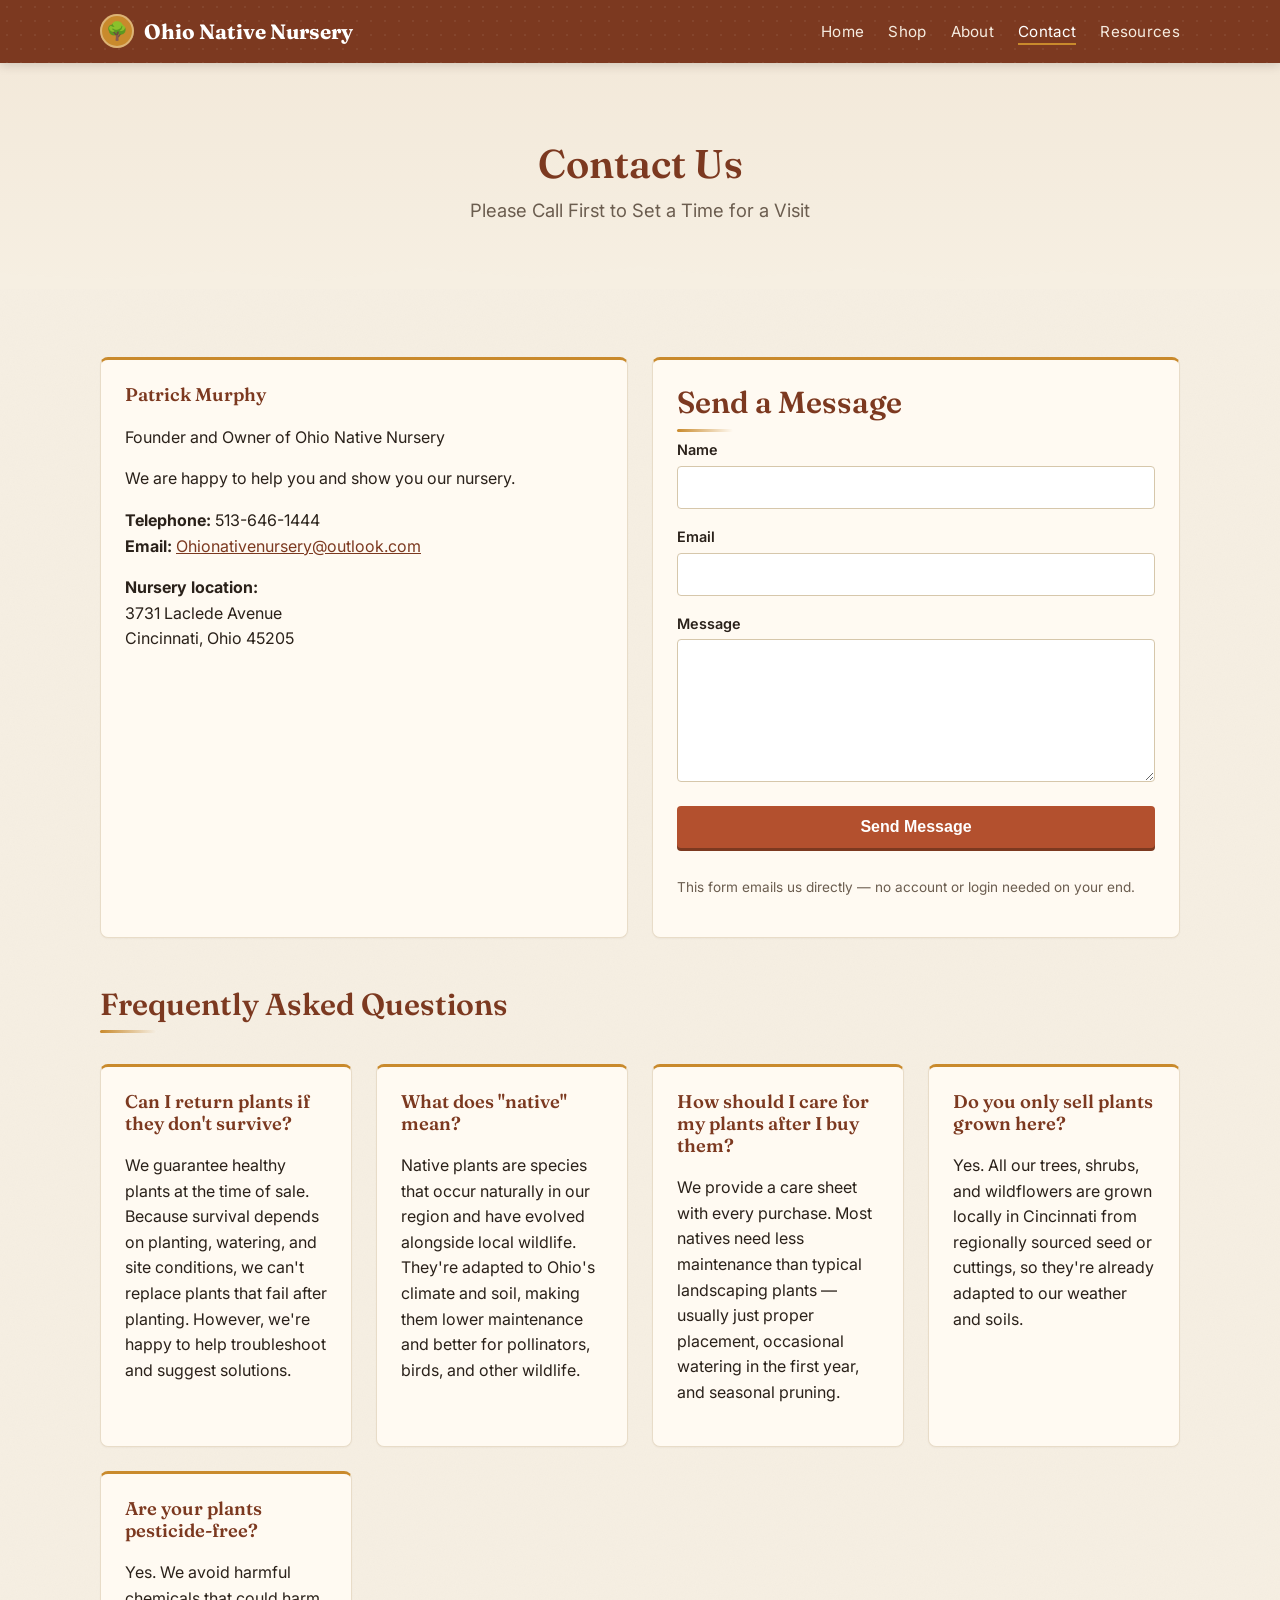
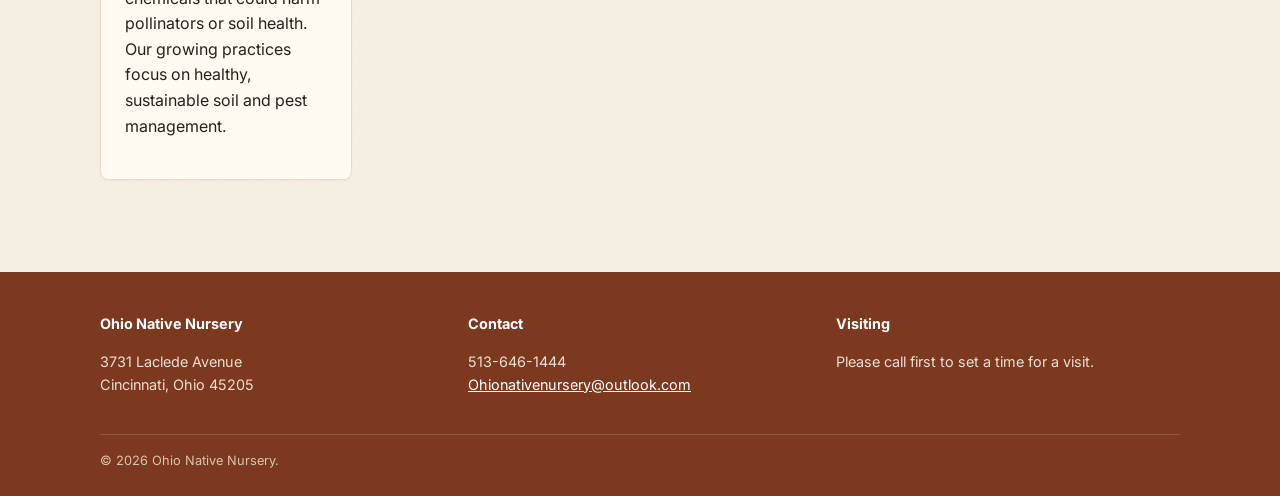
<file: contact/index.html>
<!DOCTYPE html>
<html lang="en">
<head>
<meta charset="UTF-8">
<meta name="viewport" content="width=device-width, initial-scale=1.0">
<title>Contact Us | Ohio Native Nursery</title>
<meta name="description" content="Contact Ohio Native Nursery — call ahead to set a time for a visit to our Cincinnati, Ohio nursery.">
<link rel="canonical" href="https://ohionativenursery.com/contact/">
<link rel="preconnect" href="https://fonts.googleapis.com">
<link rel="preconnect" href="https://fonts.gstatic.com" crossorigin>
<link href="https://fonts.googleapis.com/css2?family=Fraunces:ital,wght@0,600;0,700;1,500&family=Inter:wght@400;500;600;700&display=swap" rel="stylesheet">
<link rel="stylesheet" href="/css/styles.css?v=2">
</head>
<body>
<header class="site-header">
  <div class="container">
    <a class="brand" href="/">
      <span class="brand-mark" aria-hidden="true">🌳</span>
      Ohio Native Nursery
    </a>
    <nav class="main-nav" aria-label="Primary">
      <ul>
        <li><a href="/">Home</a></li>
        <li><a href="/services/">Shop</a></li>
        <li><a href="/about/">About</a></li>
        <li><a href="/contact/" aria-current="page">Contact</a></li>
        <li><a href="/resources/">Resources</a></li>
      </ul>
    </nav>
  </div>
</header>

<main>
  <section class="hero">
    <div class="container">
      <h1>Contact Us</h1>
      <p class="tagline">Please Call First to Set a Time for a Visit</p>
    </div>
  </section>

  <section class="section">
    <div class="container">
      <div class="grid">
        <div class="card">
          <h3>Patrick Murphy</h3>
          <p>Founder and Owner of Ohio Native Nursery</p>
          <p>We are happy to help you and show you our nursery.</p>
          <p><strong>Telephone:</strong> 513-646-1444<br>
             <strong>Email:</strong> <a href="mailto:Ohionativenursery@outlook.com">Ohionativenursery@outlook.com</a></p>
          <p><strong>Nursery location:</strong><br>3731 Laclede Avenue<br>Cincinnati, Ohio 45205</p>
        </div>
        <div class="card">
          <h2 style="margin-top:0;">Send a Message</h2>
          <form class="contact-form" action="/contact.php" method="POST">
            <div>
              <label for="name">Name</label>
              <input type="text" id="name" name="name" required>
            </div>
            <div>
              <label for="email">Email</label>
              <input type="email" id="email" name="email" required>
            </div>
            <div>
              <label for="message">Message</label>
              <textarea id="message" name="message" rows="6" required></textarea>
            </div>
            <div style="position:absolute; left:-9999px;" aria-hidden="true">
              <label for="website">Leave this field blank</label>
              <input type="text" id="website" name="website" tabindex="-1" autocomplete="off">
            </div>
            <button class="button" type="submit">Send Message</button>
            <p class="form-note">This form emails us directly — no account or login needed on your end.</p>
          </form>
        </div>
      </div>

      <h2 style="margin-top:3rem;">Frequently Asked Questions</h2>
      <div class="grid">
        <div class="card">
          <h3>Can I return plants if they don't survive?</h3>
          <p>We guarantee healthy plants at the time of sale. Because survival depends on planting, watering, and site conditions, we can't replace plants that fail after planting. However, we're happy to help troubleshoot and suggest solutions.</p>
        </div>
        <div class="card">
          <h3>What does "native" mean?</h3>
          <p>Native plants are species that occur naturally in our region and have evolved alongside local wildlife. They're adapted to Ohio's climate and soil, making them lower maintenance and better for pollinators, birds, and other wildlife.</p>
        </div>
        <div class="card">
          <h3>How should I care for my plants after I buy them?</h3>
          <p>We provide a care sheet with every purchase. Most natives need less maintenance than typical landscaping plants — usually just proper placement, occasional watering in the first year, and seasonal pruning.</p>
        </div>
        <div class="card">
          <h3>Do you only sell plants grown here?</h3>
          <p>Yes. All our trees, shrubs, and wildflowers are grown locally in Cincinnati from regionally sourced seed or cuttings, so they're already adapted to our weather and soils.</p>
        </div>
        <div class="card">
          <h3>Are your plants pesticide-free?</h3>
          <p>Yes. We avoid harmful chemicals that could harm pollinators or soil health. Our growing practices focus on healthy, sustainable soil and pest management.</p>
        </div>
      </div>
    </div>
  </section>
</main>

<footer class="site-footer">
  <div class="container">
    <div class="footer-grid">
      <div>
        <strong>Ohio Native Nursery</strong>
        <p>3731 Laclede Avenue<br>Cincinnati, Ohio 45205</p>
      </div>
      <div>
        <strong>Contact</strong>
        <p>513-646-1444<br><a href="mailto:Ohionativenursery@outlook.com">Ohionativenursery@outlook.com</a></p>
      </div>
      <div>
        <strong>Visiting</strong>
        <p>Please call first to set a time for a visit.</p>
      </div>
    </div>
    <div class="footer-bottom">
      &copy; <span id="year"></span> Ohio Native Nursery.
    </div>
  </div>
</footer>
<script>document.getElementById('year').textContent = new Date().getFullYear();</script>
</body>
</html>
</file>
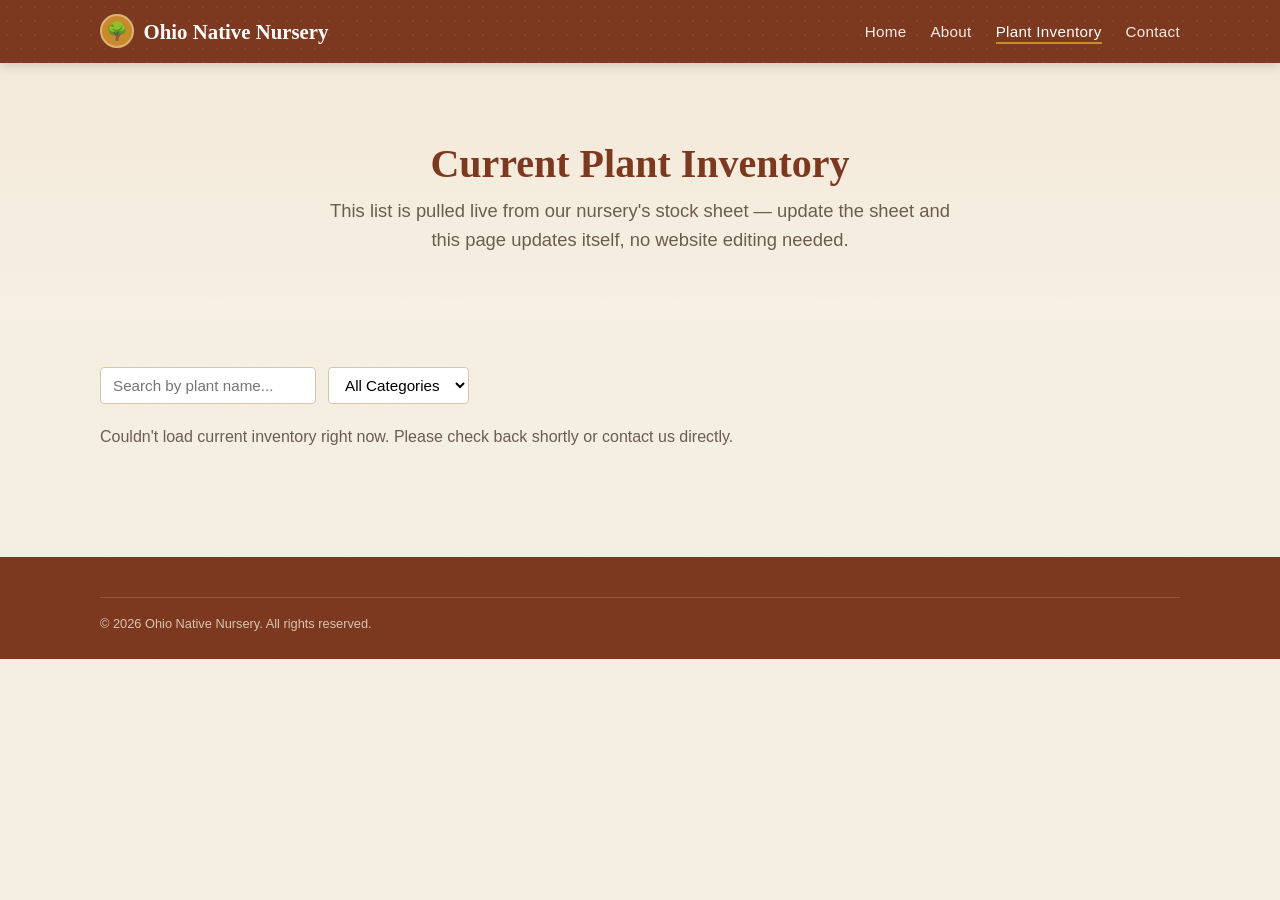
<file: plants/index.html>
<!DOCTYPE html>
<html lang="en">
<head>
<meta charset="UTF-8">
<meta name="viewport" content="width=device-width, initial-scale=1.0">
<title>Plant Inventory | Ohio Native Nursery</title>
<meta name="description" content="Current availability and pricing for native Ohio trees, shrubs, and wildflowers at Ohio Native Nursery.">
<link rel="canonical" href="https://ohionativenursery.com/plants/">
<link rel="stylesheet" href="/css/styles.css">
</head>
<body>
<header class="site-header">
  <div class="container">
    <a class="brand" href="/">
      <span class="brand-mark" aria-hidden="true">🌳</span>
      Ohio Native Nursery
    </a>
    <nav class="main-nav" aria-label="Primary">
      <ul>
        <li><a href="/">Home</a></li>
        <li><a href="/about/">About</a></li>
        <li><a href="/plants/" aria-current="page">Plant Inventory</a></li>
        <li><a href="/contact/">Contact</a></li>
      </ul>
    </nav>
  </div>
</header>

<main>
  <section class="hero">
    <div class="container">
      <h1>Current Plant Inventory</h1>
      <p class="tagline">This list is pulled live from our nursery's stock sheet — update the sheet and this page updates itself, no website editing needed.</p>
    </div>
  </section>

  <section class="section">
    <div class="container">
      <div class="inventory-controls">
        <input type="search" id="inventory-search" placeholder="Search by plant name..." aria-label="Search plants">
        <select id="category-filter" aria-label="Filter by category">
          <option value="">All Categories</option>
        </select>
      </div>

      <p class="inventory-status" id="inventory-status">Loading current inventory&hellip;</p>

      <div style="overflow-x:auto;">
        <table class="inventory-table" id="inventory-table" hidden>
          <caption>Availability and pricing change with the season — call or email to confirm before visiting for a specific plant.</caption>
          <thead>
            <tr>
              <th scope="col">Common Name</th>
              <th scope="col">Scientific Name</th>
              <th scope="col">Category</th>
              <th scope="col">Size</th>
              <th scope="col">Price</th>
              <th scope="col">Availability</th>
            </tr>
          </thead>
          <tbody id="inventory-body"></tbody>
        </table>
      </div>
    </div>
  </section>
</main>

<footer class="site-footer">
  <div class="container">
    <div class="footer-bottom">&copy; <span id="year"></span> Ohio Native Nursery. All rights reserved.</div>
  </div>
</footer>
<script>document.getElementById('year').textContent = new Date().getFullYear();</script>
<script src="/js/inventory.js"></script>
</body>
</html>
</file>
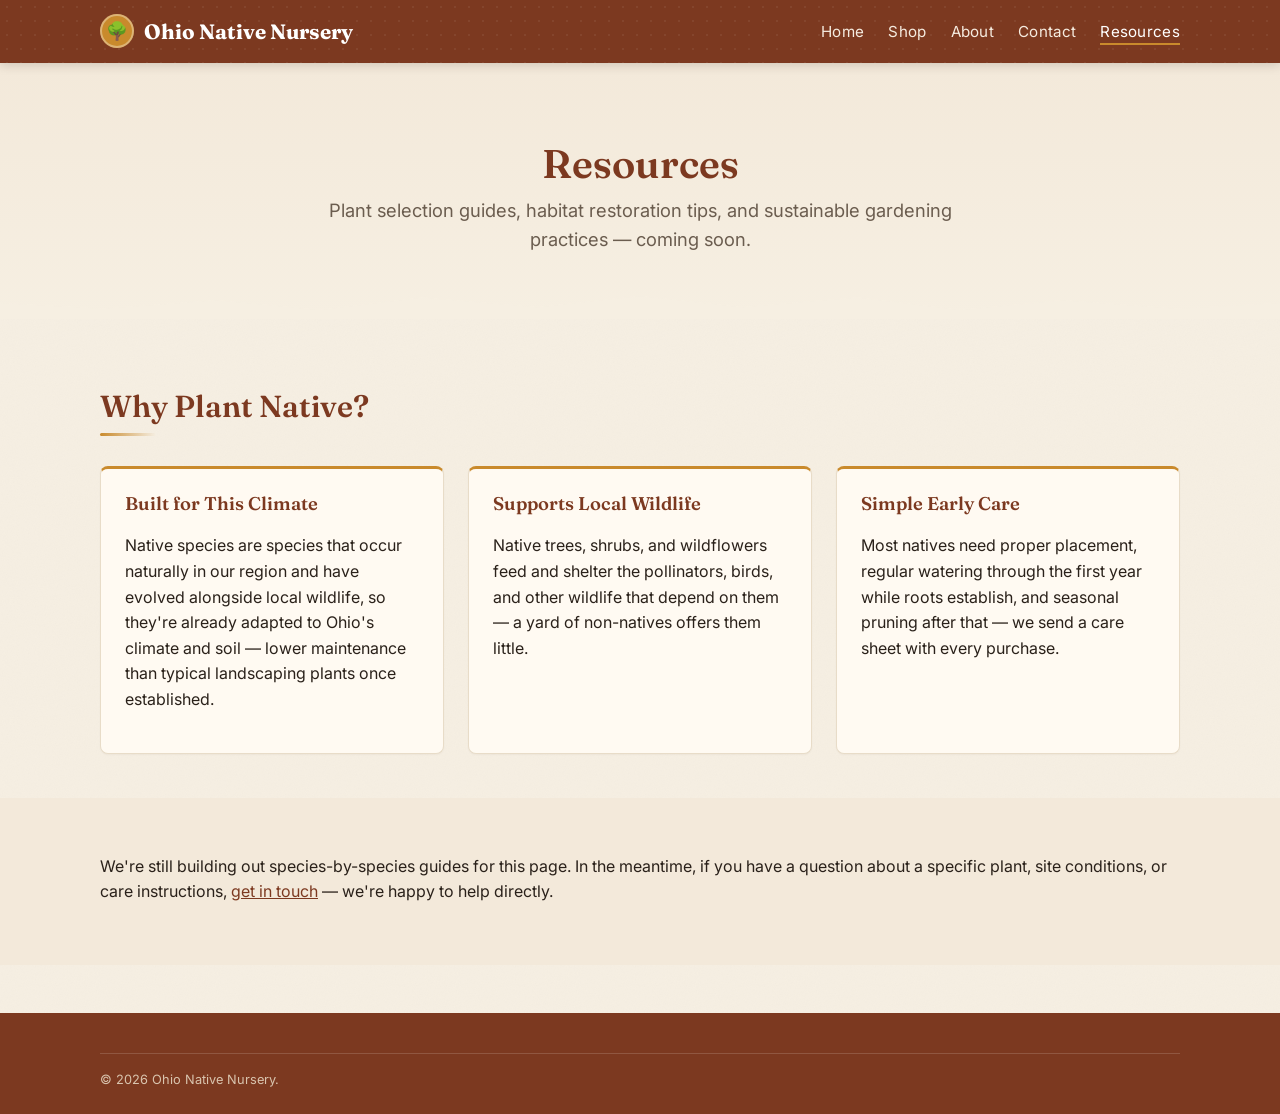
<file: resources/index.html>
<!DOCTYPE html>
<html lang="en">
<head>
<meta charset="UTF-8">
<meta name="viewport" content="width=device-width, initial-scale=1.0">
<title>Resources | Ohio Native Nursery</title>
<meta name="description" content="Native plant selection guides, habitat restoration tips, and sustainable gardening resources from Ohio Native Nursery.">
<link rel="canonical" href="https://ohionativenursery.com/resources/">
<link rel="preconnect" href="https://fonts.googleapis.com">
<link rel="preconnect" href="https://fonts.gstatic.com" crossorigin>
<link href="https://fonts.googleapis.com/css2?family=Fraunces:ital,wght@0,600;0,700;1,500&family=Inter:wght@400;500;600;700&display=swap" rel="stylesheet">
<link rel="stylesheet" href="/css/styles.css?v=2">
</head>
<body>
<!-- This page was linked from the old site's navigation but had no content in the WordPress export. Kept as a placeholder so the nav link doesn't 404 — replace with real content when ready. -->
<header class="site-header">
  <div class="container">
    <a class="brand" href="/">
      <span class="brand-mark" aria-hidden="true">🌳</span>
      Ohio Native Nursery
    </a>
    <nav class="main-nav" aria-label="Primary">
      <ul>
        <li><a href="/">Home</a></li>
        <li><a href="/services/">Shop</a></li>
        <li><a href="/about/">About</a></li>
        <li><a href="/contact/">Contact</a></li>
        <li><a href="/resources/" aria-current="page">Resources</a></li>
      </ul>
    </nav>
  </div>
</header>

<main>
  <section class="hero">
    <div class="container">
      <h1>Resources</h1>
      <p class="tagline">Plant selection guides, habitat restoration tips, and sustainable gardening practices — coming soon.</p>
    </div>
  </section>

  <section class="section">
    <div class="container">
      <h2>Why Plant Native?</h2>
      <div class="grid">
        <div class="card">
          <h3>Built for This Climate</h3>
          <p>Native species are species that occur naturally in our region and have evolved alongside local wildlife, so they're already adapted to Ohio's climate and soil — lower maintenance than typical landscaping plants once established.</p>
        </div>
        <div class="card">
          <h3>Supports Local Wildlife</h3>
          <p>Native trees, shrubs, and wildflowers feed and shelter the pollinators, birds, and other wildlife that depend on them — a yard of non-natives offers them little.</p>
        </div>
        <div class="card">
          <h3>Simple Early Care</h3>
          <p>Most natives need proper placement, regular watering through the first year while roots establish, and seasonal pruning after that — we send a care sheet with every purchase.</p>
        </div>
      </div>
    </div>
  </section>

  <section class="section alt">
    <div class="container">
      <p>We're still building out species-by-species guides for this page. In the meantime, if you have a question about a specific plant, site conditions, or care instructions, <a href="/contact/">get in touch</a> — we're happy to help directly.</p>
    </div>
  </section>
</main>

<footer class="site-footer">
  <div class="container">
    <div class="footer-bottom">&copy; <span id="year"></span> Ohio Native Nursery.</div>
  </div>
</footer>
<script>document.getElementById('year').textContent = new Date().getFullYear();</script>
</body>
</html>
</file>
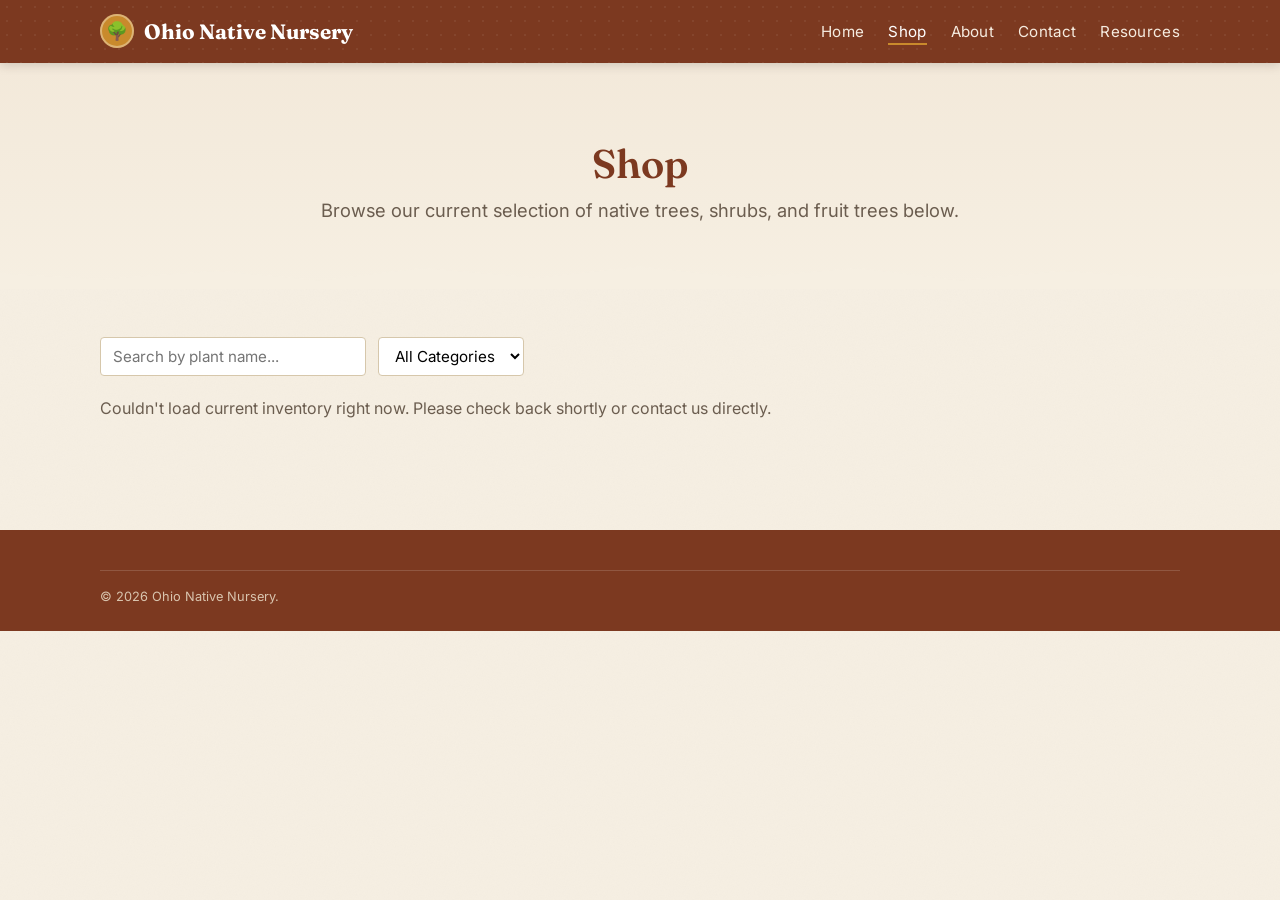
<file: services/index.html>
<!DOCTYPE html>
<html lang="en">
<head>
<meta charset="UTF-8">
<meta name="viewport" content="width=device-width, initial-scale=1.0">
<title>Shop | Ohio Native Nursery</title>
<meta name="description" content="Current availability and pricing for native Ohio trees, shrubs, fruit trees, and wildflowers at Ohio Native Nursery.">
<link rel="canonical" href="https://ohionativenursery.com/services/">
<link rel="preconnect" href="https://fonts.googleapis.com">
<link rel="preconnect" href="https://fonts.gstatic.com" crossorigin>
<link href="https://fonts.googleapis.com/css2?family=Fraunces:ital,wght@0,600;0,700;1,500&family=Inter:wght@400;500;600;700&display=swap" rel="stylesheet">
<link rel="stylesheet" href="/css/styles.css?v=2">
</head>
<body>
<header class="site-header">
  <div class="container">
    <a class="brand" href="/">
      <span class="brand-mark" aria-hidden="true">🌳</span>
      Ohio Native Nursery
    </a>
    <nav class="main-nav" aria-label="Primary">
      <ul>
        <li><a href="/">Home</a></li>
        <li><a href="/services/" aria-current="page">Shop</a></li>
        <li><a href="/about/">About</a></li>
        <li><a href="/contact/">Contact</a></li>
        <li><a href="/resources/">Resources</a></li>
      </ul>
    </nav>
  </div>
</header>

<main>
  <section class="hero">
    <div class="container">
      <h1>Shop</h1>
      <p class="tagline">Browse our current selection of native trees, shrubs, and fruit trees below.</p>
    </div>
  </section>

  <section class="section">
    <div class="container">
      <div class="inventory-controls">
        <input type="search" id="inventory-search" placeholder="Search by plant name..." aria-label="Search plants">
        <select id="category-filter" aria-label="Filter by category">
          <option value="">All Categories</option>
        </select>
      </div>

      <p class="inventory-status" id="inventory-status">Loading current inventory&hellip;</p>

      <div style="overflow-x:auto;">
        <table class="inventory-table" id="inventory-table" hidden>
          <caption>Availability and pricing change with the season — call or email to confirm before visiting for a specific plant.</caption>
          <thead>
            <tr>
              <th scope="col">Common Name</th>
              <th scope="col">Scientific Name</th>
              <th scope="col">Category</th>
              <th scope="col">Size</th>
              <th scope="col">Price</th>
              <th scope="col">Quantity</th>
              <th scope="col">Notes</th>
            </tr>
          </thead>
          <tbody id="inventory-body"></tbody>
        </table>
      </div>
    </div>
  </section>
</main>

<footer class="site-footer">
  <div class="container">
    <div class="footer-bottom">&copy; <span id="year"></span> Ohio Native Nursery.</div>
  </div>
</footer>
<script>document.getElementById('year').textContent = new Date().getFullYear();</script>
<script src="/js/inventory.js?v=2"></script>
</body>
</html>
</file>
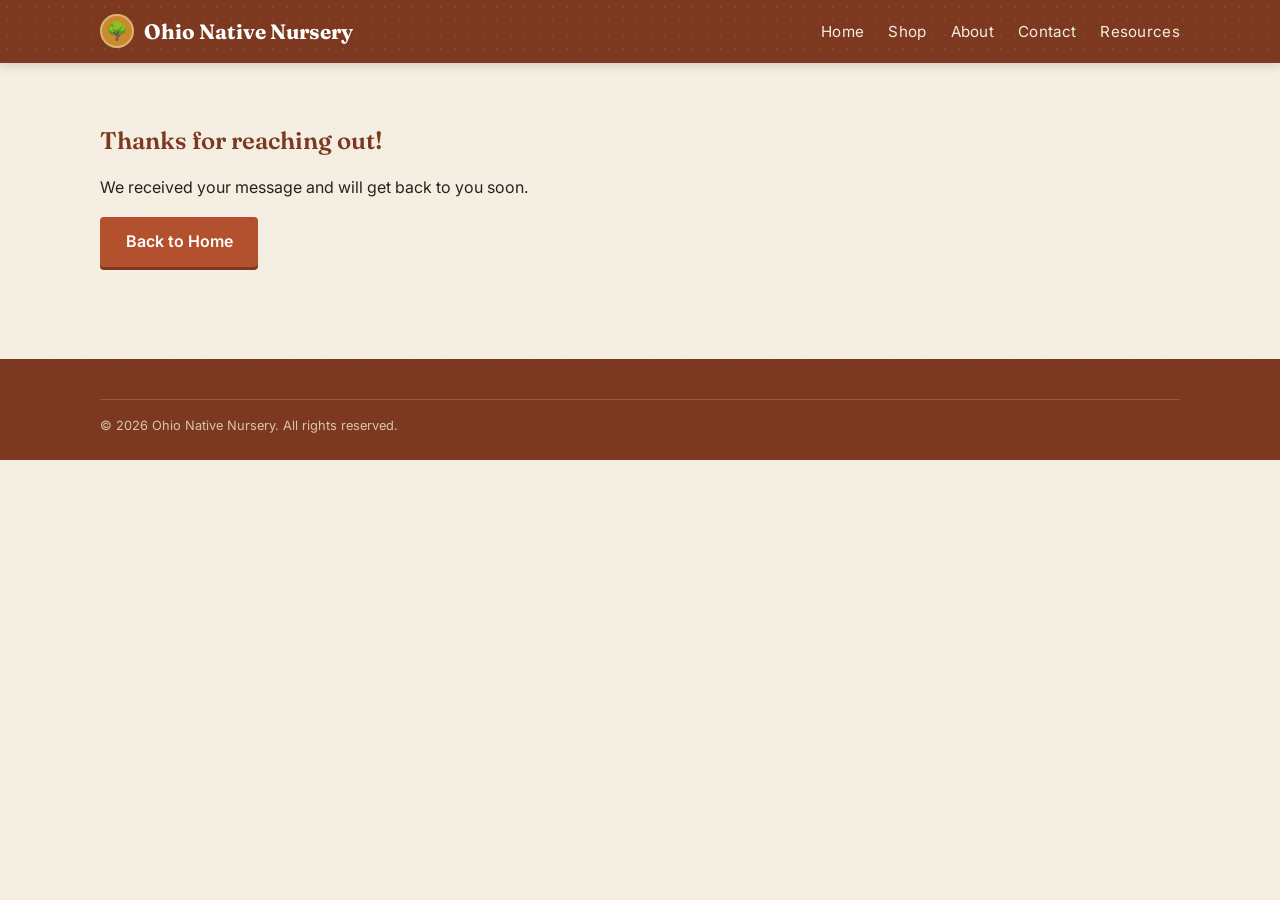
<file: contact/thank-you.html>
<!DOCTYPE html>
<html lang="en">
<head>
<meta charset="UTF-8">
<meta name="viewport" content="width=device-width, initial-scale=1.0">
<title>Thank You | Ohio Native Nursery</title>
<meta name="robots" content="noindex">
<link rel="preconnect" href="https://fonts.googleapis.com">
<link rel="preconnect" href="https://fonts.gstatic.com" crossorigin>
<link href="https://fonts.googleapis.com/css2?family=Fraunces:ital,wght@0,600;0,700;1,500&family=Inter:wght@400;500;600;700&display=swap" rel="stylesheet">
<link rel="stylesheet" href="/css/styles.css?v=2">
</head>
<body>
<header class="site-header">
  <div class="container">
    <a class="brand" href="/">
      <span class="brand-mark" aria-hidden="true">🌳</span>
      Ohio Native Nursery
    </a>
    <nav class="main-nav" aria-label="Primary">
      <ul>
        <li><a href="/">Home</a></li>
        <li><a href="/services/">Shop</a></li>
        <li><a href="/about/">About</a></li>
        <li><a href="/contact/">Contact</a></li>
        <li><a href="/resources/">Resources</a></li>
      </ul>
    </nav>
  </div>
</header>
<main>
  <section class="section">
    <div class="container">
      <h1>Thanks for reaching out!</h1>
      <p>We received your message and will get back to you soon.</p>
      <a class="button" href="/">Back to Home</a>
    </div>
  </section>
</main>
<footer class="site-footer">
  <div class="container">
    <div class="footer-bottom">&copy; <span id="year"></span> Ohio Native Nursery. All rights reserved.</div>
  </div>
</footer>
<script>document.getElementById('year').textContent = new Date().getFullYear();</script>
</body>
</html>
</file>
<file: css/styles.css>
/* Ohio Native Nursery — shared stylesheet */

:root {
  --rust-dark: #7c3920;
  --rust: #b3502e;
  --sand-light: #f3e9da;
  --sand: #f6efe2;
  --ink: #2a211a;
  --muted: #6b5d4f;
  --gold: #c98a2c;
  --cream: #fffaf2;
  --max-width: 1120px;
}

* { box-sizing: border-box; }

html { scroll-behavior: smooth; }

body {
  margin: 0;
  font-family: "Inter", -apple-system, BlinkMacSystemFont, "Segoe UI", Roboto, sans-serif;
  color: var(--ink);
  background-color: var(--sand);
  /* A faint paper-grain texture so flat color areas read as material rather
     than bare CSS color — subtle enough to not show up in a screenshot
     thumbnail, but gives the page a bit of tooth up close. */
  background-image: url("data:image/svg+xml,%3Csvg xmlns='http://www.w3.org/2000/svg' width='120' height='120'%3E%3Cfilter id='n'%3E%3CfeTurbulence type='fractalNoise' baseFrequency='0.9' numOctaves='2' stitchTiles='stitch'/%3E%3CfeColorMatrix type='saturate' values='0'/%3E%3C/filter%3E%3Crect width='100%25' height='100%25' filter='url(%23n)' opacity='0.035'/%3E%3C/svg%3E");
  line-height: 1.6;
}

h1, h2, h3, h4 {
  font-family: "Fraunces", Georgia, "Times New Roman", serif;
  font-weight: 600;
  color: var(--rust-dark);
  line-height: 1.2;
}

a { color: var(--rust-dark); }
a:hover { color: var(--rust); }

img { max-width: 100%; display: block; }

.container {
  max-width: var(--max-width);
  margin: 0 auto;
  padding: 0 1.25rem;
}

/* Header / nav */
.site-header {
  background: var(--rust-dark);
  background-image:
    radial-gradient(rgba(255,255,255,0.06) 1px, transparent 1px);
  background-size: 14px 14px;
  color: #fff;
  position: sticky;
  top: 0;
  z-index: 50;
  box-shadow: 0 2px 10px rgba(42,33,26,0.18);
}

.site-header .container {
  display: flex;
  align-items: center;
  justify-content: space-between;
  padding-top: 0.9rem;
  padding-bottom: 0.9rem;
}

.brand {
  display: flex;
  align-items: center;
  gap: 0.6rem;
  color: #fff;
  text-decoration: none;
  font-family: "Fraunces", Georgia, serif;
  font-weight: 700;
  font-size: 1.3rem;
}

.brand-mark {
  width: 34px;
  height: 34px;
  border-radius: 50%;
  background: var(--gold);
  display: inline-flex;
  align-items: center;
  justify-content: center;
  font-size: 1.1rem;
  box-shadow: inset 0 0 0 2px rgba(255,255,255,0.35);
}

.main-nav ul {
  list-style: none;
  display: flex;
  gap: 1.5rem;
  margin: 0;
  padding: 0;
}

.main-nav a {
  color: #f6ece0;
  text-decoration: none;
  font-size: 0.95rem;
  letter-spacing: 0.02em;
  padding-bottom: 2px;
  border-bottom: 2px solid transparent;
}

.main-nav a[aria-current="page"],
.main-nav a:hover {
  color: #fff;
  border-bottom-color: var(--gold);
}

.nav-toggle {
  display: none;
}

/* Hero */
.hero {
  position: relative;
  background: linear-gradient(180deg, var(--sand-light) 0%, var(--sand) 100%);
  background-image:
    linear-gradient(180deg, var(--sand-light) 0%, var(--sand) 100%),
    radial-gradient(rgba(124,57,32,0.07) 1.5px, transparent 1.5px);
  background-size: auto, 22px 22px;
  padding: 2.75rem 0 2.5rem;
  text-align: center;
  overflow: hidden;
}

.hero::after {
  /* Soft organic edge instead of a hard horizontal line into the next block */
  content: "";
  position: absolute;
  left: 0;
  right: 0;
  bottom: -1px;
  height: 28px;
  background: var(--sand);
  clip-path: polygon(0% 100%, 100% 100%, 100% 40%, 92% 60%, 83% 30%, 75% 65%, 67% 20%, 58% 55%, 50% 15%, 42% 55%, 33% 20%, 25% 65%, 17% 30%, 8% 60%, 0% 40%);
}

.hero h1 {
  font-size: 2.5rem;
  margin-bottom: 0.5rem;
}

.hero p.tagline {
  color: var(--muted);
  font-size: 1.15rem;
  max-width: 640px;
  margin: 0 auto 1.5rem;
}

.eyebrow {
  display: inline-flex;
  align-items: center;
  gap: 0.4rem;
  text-transform: uppercase;
  font-weight: 600;
  font-size: 0.8rem;
  letter-spacing: 0.08em;
  color: var(--rust-dark);
  background: rgba(201,138,44,0.14);
  border: 1px solid rgba(201,138,44,0.35);
  padding: 0.3rem 0.8rem;
  border-radius: 999px;
  margin-bottom: 1rem;
}

.button {
  display: inline-block;
  background: var(--rust);
  color: #fff;
  text-decoration: none;
  padding: 0.75rem 1.6rem;
  border-radius: 4px;
  font-weight: 600;
  border: none;
  cursor: pointer;
  font-size: 1rem;
  box-shadow: 0 3px 0 var(--rust-dark);
  transition: transform 0.12s ease, box-shadow 0.12s ease;
}

.button:hover {
  background: var(--rust);
  color: #fff;
  transform: translateY(-1px);
  box-shadow: 0 4px 0 var(--rust-dark);
}

.button:active {
  transform: translateY(1px);
  box-shadow: 0 2px 0 var(--rust-dark);
}

.button.secondary {
  background: transparent;
  color: var(--rust-dark);
  border: 2px solid var(--rust-dark);
  box-shadow: none;
}

.button.secondary:hover {
  background: var(--rust-dark);
  color: #fff;
}

/* Sections */
.section {
  padding: 2.75rem 0;
}

.section.alt {
  background: var(--sand-light);
}

.section h2 {
  font-size: 1.9rem;
  margin-bottom: 0.4rem;
  display: inline-block;
}

.section h2::after {
  content: "";
  display: block;
  width: 56px;
  height: 3px;
  margin-top: 0.5rem;
  background: linear-gradient(90deg, var(--gold), transparent);
  border-radius: 2px;
}

.section > .container > p:first-of-type,
.section h2 + p {
  margin-top: 0.75rem;
}

/* Dark band (CTA, etc.) */
.band-dark {
  background: linear-gradient(165deg, var(--rust-dark), #4a2415);
  color: #fff;
  border-radius: 14px;
  padding: 2.75rem 1.5rem;
  text-align: center;
  box-shadow: 0 10px 30px -10px rgba(42,33,26,0.45);
}

.band-dark h2 {
  color: #fff;
}

.band-dark h2::after {
  margin-left: auto;
  margin-right: auto;
}

.grid {
  display: grid;
  grid-template-columns: repeat(auto-fit, minmax(240px, 1fr));
  gap: 1.5rem;
  margin-top: 1.5rem;
}

.card {
  background: var(--cream);
  border: 1px solid #e8dcc8;
  border-top: 3px solid var(--gold);
  border-radius: 8px;
  padding: 1.5rem;
  box-shadow: 0 1px 2px rgba(42,33,26,0.04);
  transition: transform 0.15s ease, box-shadow 0.15s ease;
}

.card:hover {
  transform: translateY(-2px);
  box-shadow: 0 10px 20px -12px rgba(42,33,26,0.25);
}

.card h3 {
  margin-top: 0;
  font-size: 1.15rem;
}

/* Inventory table */
.inventory-controls {
  display: flex;
  flex-wrap: wrap;
  gap: 0.75rem;
  margin: 0.25rem 0 1.25rem;
}

.inventory-controls input,
.inventory-controls select {
  padding: 0.5rem 0.75rem;
  border: 1px solid #d6c7ab;
  border-radius: 4px;
  font-size: 0.95rem;
  font-family: inherit;
  background: #fff;
}

.inventory-status {
  color: var(--muted);
  margin: 1rem 0;
}

table.inventory-table {
  width: 100%;
  border-collapse: collapse;
  background: #fff;
  font-size: 0.95rem;
  box-shadow: 0 1px 3px rgba(42,33,26,0.06);
}

table.inventory-table caption {
  text-align: left;
  font-size: 0.85rem;
  color: var(--muted);
  margin-bottom: 0.5rem;
}

table.inventory-table th,
table.inventory-table td {
  text-align: left;
  padding: 0.65rem 0.75rem;
  border-bottom: 1px solid #e8dcc8;
  vertical-align: top;
}

table.inventory-table th {
  /* Not position:sticky — a sticky th inside this table's horizontal-scroll
     wrapper (overflow-x:auto, needed so the table doesn't blow out the
     layout on narrow screens) doesn't stick to the viewport; it breaks
     against that wrapper instead, which is what was actually causing the
     header to visually clip/overlap the first row no matter how its height
     was measured. Scrolls normally with the rest of the table instead. */
  background: var(--sand-light);
  color: var(--rust-dark);
  box-shadow: 0 1px 0 #e0cfae;
}

table.inventory-table tr:hover td {
  background: #fbf6ee;
}

.badge {
  display: inline-block;
  padding: 0.15rem 0.5rem;
  border-radius: 999px;
  font-size: 0.78rem;
  font-weight: 600;
}

.badge.in-stock { background: #e3f0df; color: #2f4a2b; }
.badge.low-stock { background: #fdf1d6; color: #8a6110; }
.badge.out { background: #f6e0e0; color: #8a2f2f; }

/* Forms */
form.contact-form {
  display: grid;
  gap: 1rem;
  max-width: 560px;
}

form.contact-form label {
  display: block;
  font-weight: 600;
  margin-bottom: 0.3rem;
  font-size: 0.9rem;
}

form.contact-form input,
form.contact-form textarea {
  width: 100%;
  padding: 0.65rem 0.75rem;
  border: 1px solid #d6c7ab;
  border-radius: 4px;
  font-family: inherit;
  font-size: 1rem;
  background: #fff;
}

form.contact-form input:focus,
form.contact-form textarea:focus {
  outline: none;
  border-color: var(--rust);
  box-shadow: 0 0 0 3px rgba(179,80,46,0.15);
}

.form-note {
  font-size: 0.85rem;
  color: var(--muted);
}

/* Footer */
.site-footer {
  background: var(--rust-dark);
  color: #ecdfd0;
  padding: 2.5rem 0 1.5rem;
  margin-top: 3rem;
  font-size: 0.9rem;
}

.site-footer a { color: #fff; }
.site-footer strong { color: #fff; }

.footer-grid {
  display: grid;
  grid-template-columns: repeat(auto-fit, minmax(200px, 1fr));
  gap: 1.5rem;
  margin-bottom: 1.5rem;
}

.footer-bottom {
  border-top: 1px solid rgba(255,255,255,0.15);
  padding-top: 1rem;
  font-size: 0.8rem;
  color: #d9c4ae;
}

@media (max-width: 720px) {
  .main-nav ul { gap: 1rem; flex-wrap: wrap; }
}
</file>
